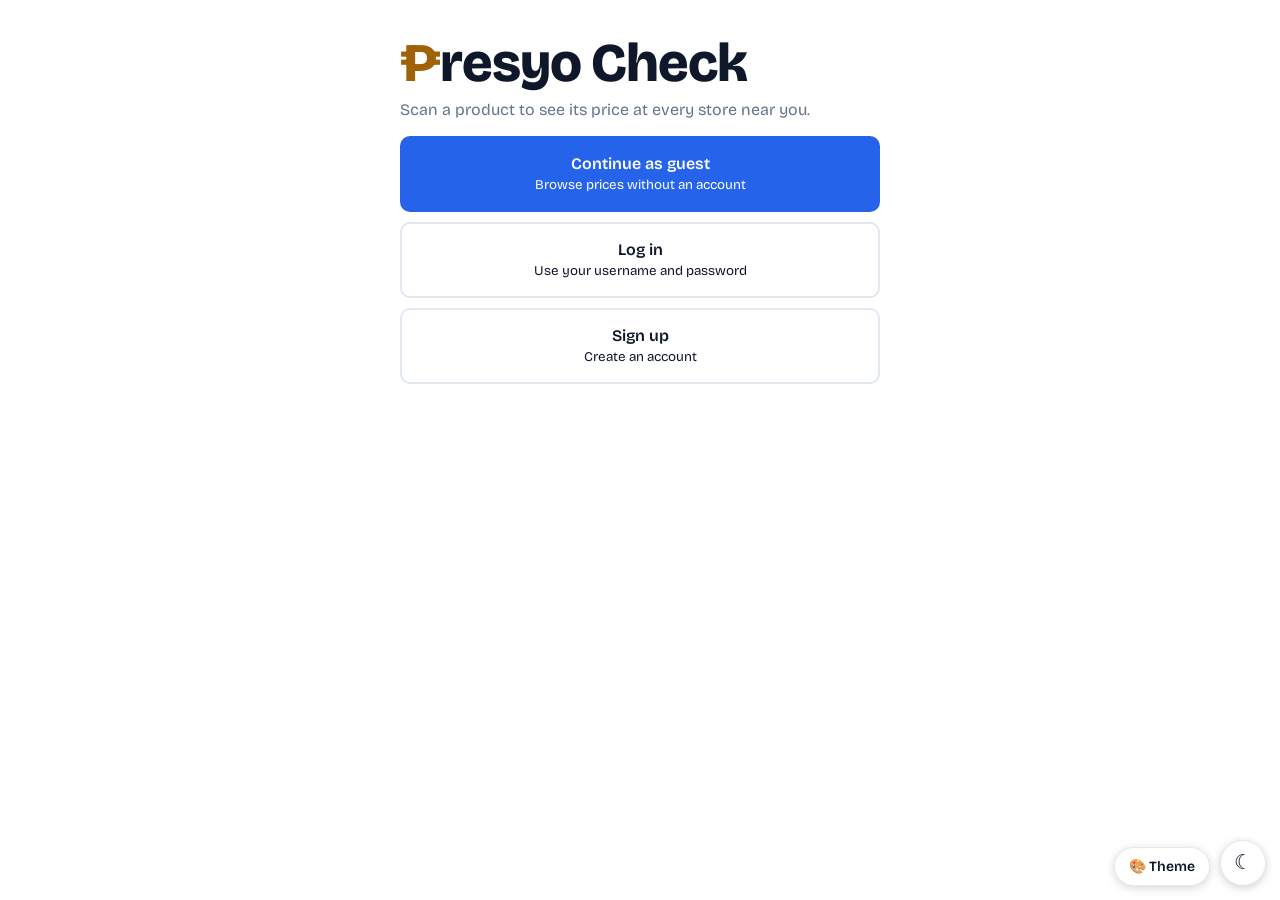
<file: index.html>
<!DOCTYPE html>
<html lang="en">
<head>
  <meta charset="utf-8">
  <meta name="viewport" content="width=device-width, initial-scale=1, viewport-fit=cover">
  <title>₱resyo Check</title>
  <link rel="stylesheet" href="https://fonts.googleapis.com/css2?family=Bricolage+Grotesque:wght@400;600;800&display=swap">
  <link rel="stylesheet" href="css/app.css">
</head>
<body>
  <!-- Every page draws itself into this one container. -->
  <div class="wrap" id="app"></div>

  <!-- Order matters: data -> shared helpers -> this page -> theme buttons. -->
  <script src="js/data.js"></script>
  <script src="js/shared.js"></script>
  <script src="js/home.js"></script>
  <script src="js/theme.js"></script>
</body>
</html>
</file>
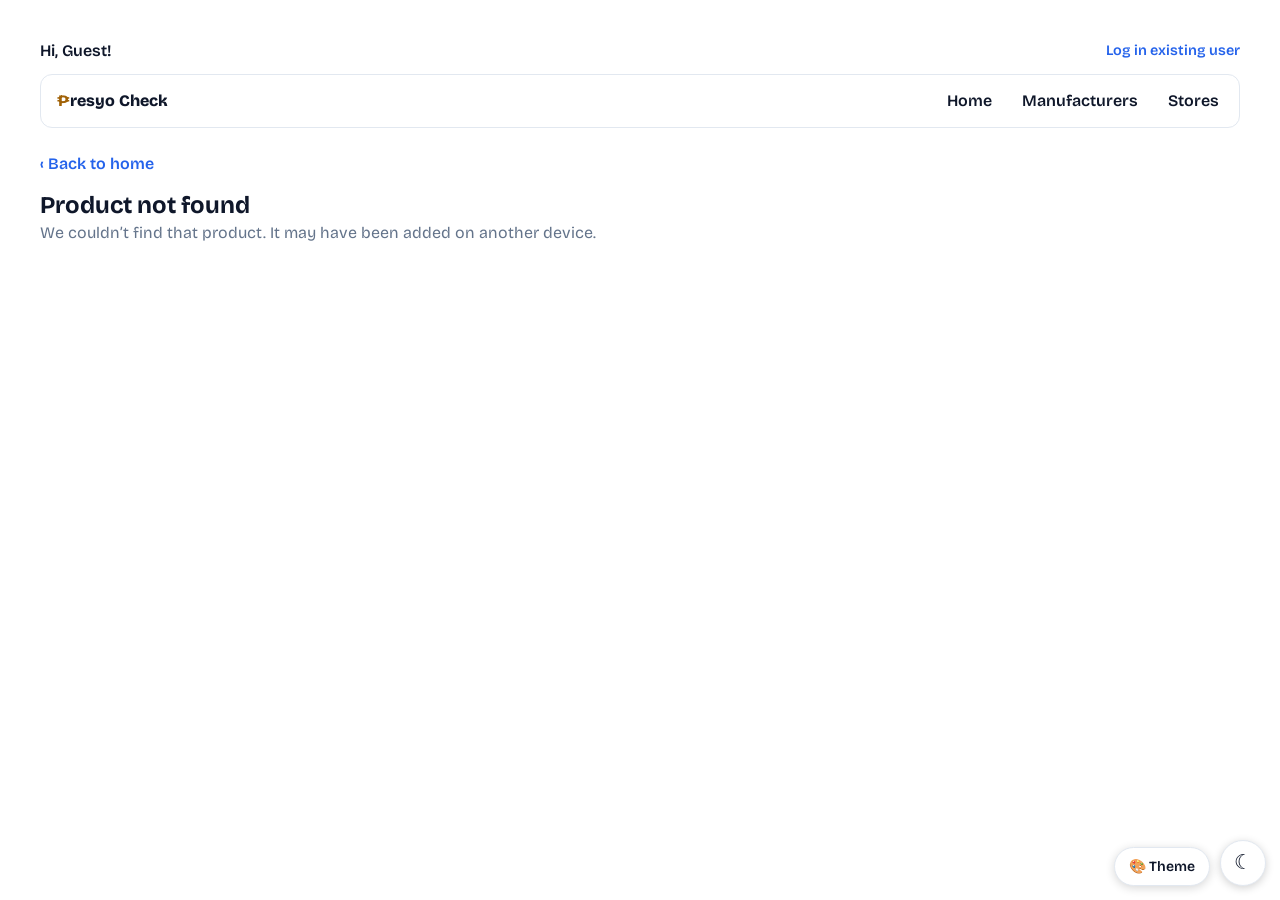
<file: compare.html>
<!DOCTYPE html>
<html lang="en">
<head>
  <meta charset="utf-8">
  <meta name="viewport" content="width=device-width, initial-scale=1, viewport-fit=cover">
  <title>₱resyo Check</title>
  <link rel="stylesheet" href="https://fonts.googleapis.com/css2?family=Bricolage+Grotesque:wght@400;600;800&display=swap">
  <link rel="stylesheet" href="css/app.css">
</head>
<body>
  <!-- Every page draws itself into this one container. -->
  <div class="wrap" id="app"></div>

  <!-- Order matters: data -> shared helpers -> this page -> theme buttons. -->
  <script src="js/data.js"></script>
  <script src="js/shared.js"></script>
  <script src="js/compare.js"></script>
  <script src="js/theme.js"></script>
</body>
</html>
</file>
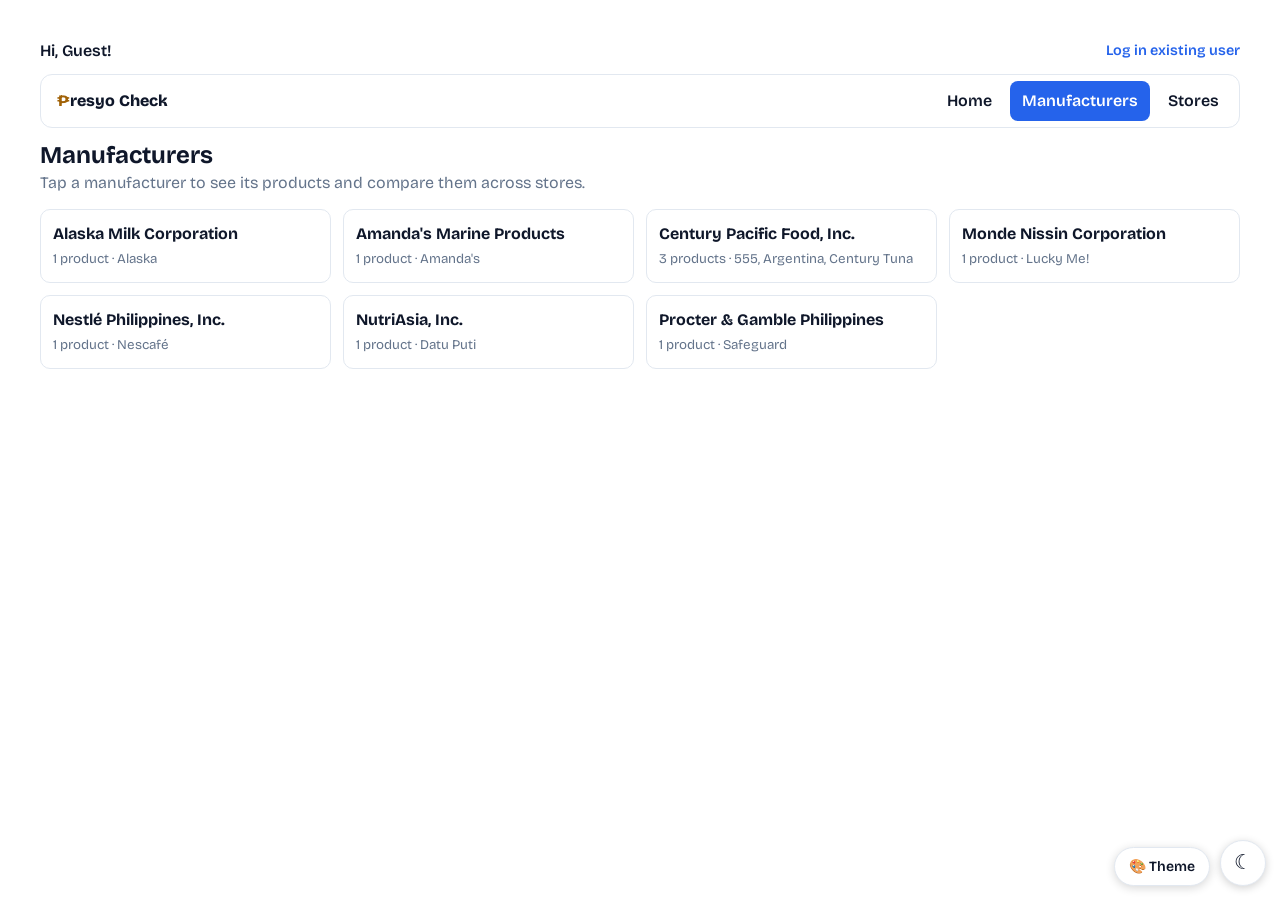
<file: manufacturer.html>
<!DOCTYPE html>
<html lang="en">
<head>
  <meta charset="utf-8">
  <meta name="viewport" content="width=device-width, initial-scale=1, viewport-fit=cover">
  <title>₱resyo Check</title>
  <link rel="stylesheet" href="https://fonts.googleapis.com/css2?family=Bricolage+Grotesque:wght@400;600;800&display=swap">
  <link rel="stylesheet" href="css/app.css">
</head>
<body>
  <!-- Every page draws itself into this one container. -->
  <div class="wrap" id="app"></div>

  <!-- Order matters: data -> shared helpers -> this page -> theme buttons. -->
  <script src="js/data.js"></script>
  <script src="js/shared.js"></script>
  <script src="js/manufacturer.js"></script>
  <script src="js/theme.js"></script>
</body>
</html>
</file>
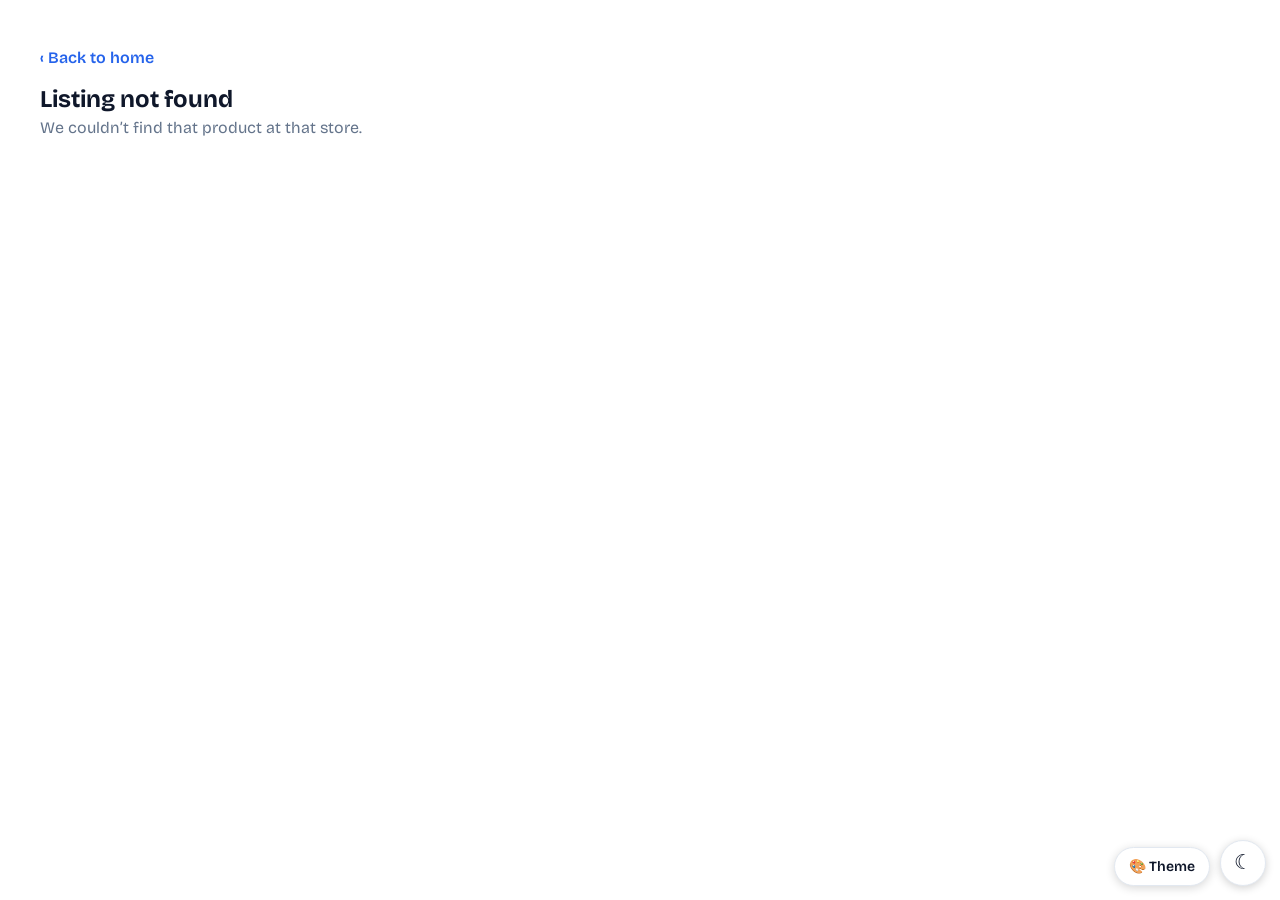
<file: product.html>
<!DOCTYPE html>
<html lang="en">
<head>
  <meta charset="utf-8">
  <meta name="viewport" content="width=device-width, initial-scale=1, viewport-fit=cover">
  <title>₱resyo Check</title>
  <link rel="stylesheet" href="https://fonts.googleapis.com/css2?family=Bricolage+Grotesque:wght@400;600;800&display=swap">
  <link rel="stylesheet" href="css/app.css">
</head>
<body>
  <!-- Every page draws itself into this one container. -->
  <div class="wrap" id="app"></div>

  <!-- Order matters: data -> shared helpers -> this page -> theme buttons. -->
  <script src="js/data.js"></script>
  <script src="js/shared.js"></script>
  <script src="js/product.js"></script>
  <script src="js/theme.js"></script>
</body>
</html>
</file>
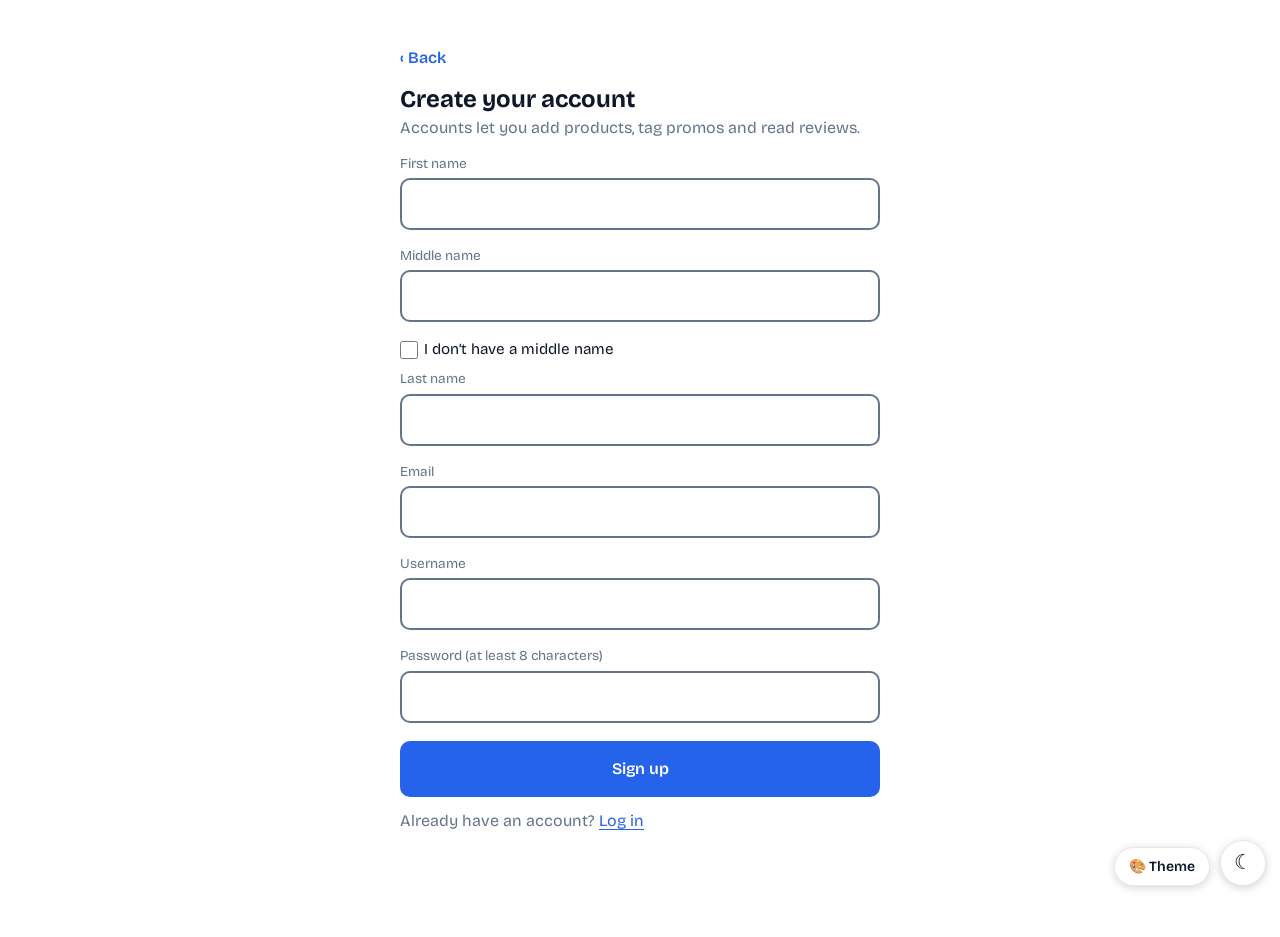
<file: signup.html>
<!DOCTYPE html>
<html lang="en">
<head>
  <meta charset="utf-8">
  <meta name="viewport" content="width=device-width, initial-scale=1, viewport-fit=cover">
  <title>₱resyo Check</title>
  <link rel="stylesheet" href="https://fonts.googleapis.com/css2?family=Bricolage+Grotesque:wght@400;600;800&display=swap">
  <link rel="stylesheet" href="css/app.css">
</head>
<body>
  <!-- Every page draws itself into this one container. -->
  <div class="wrap" id="app"></div>

  <!-- Order matters: data -> shared helpers -> this page -> theme buttons. -->
  <script src="js/data.js"></script>
  <script src="js/shared.js"></script>
  <script src="js/signup.js"></script>
  <script src="js/theme.js"></script>
</body>
</html>
</file>
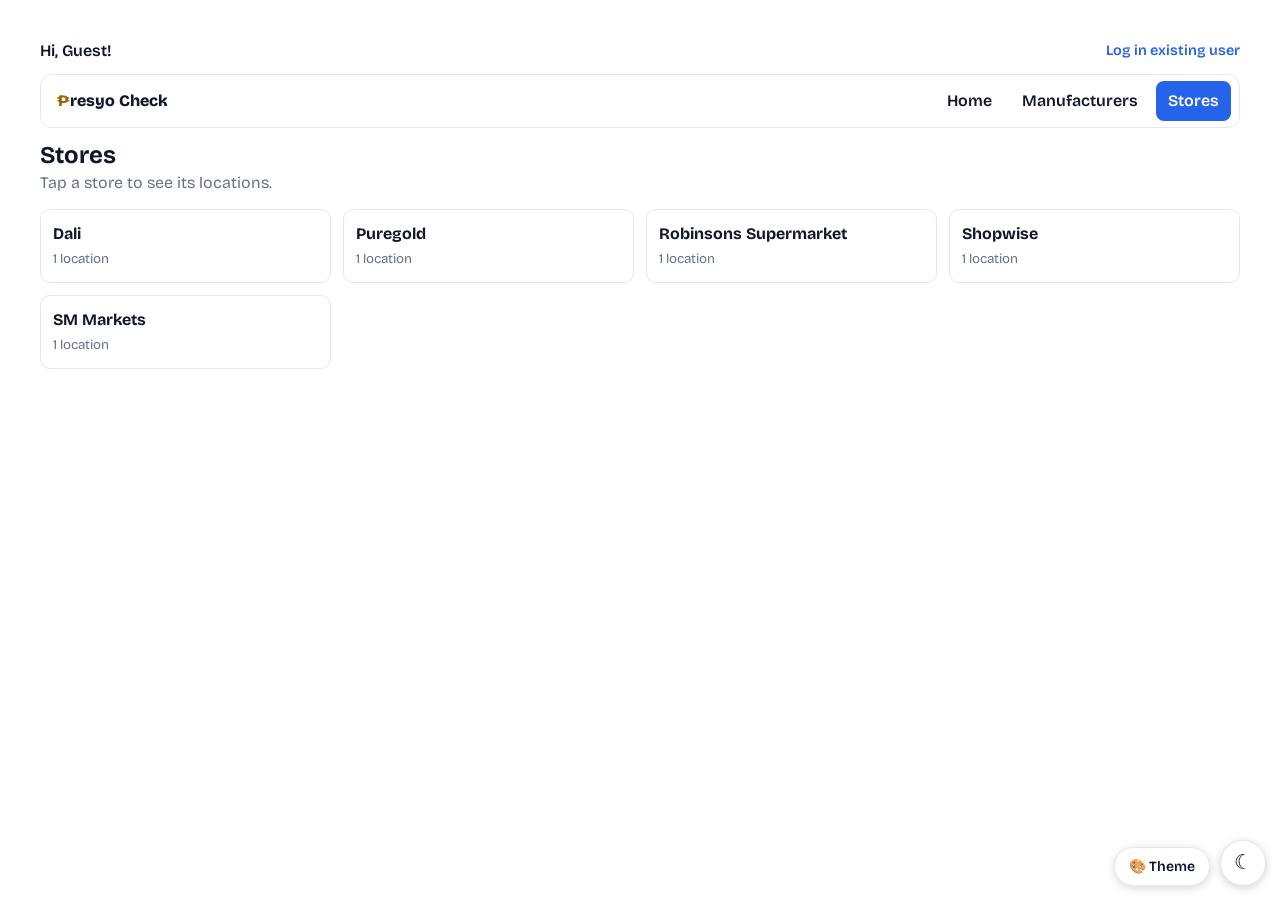
<file: store.html>
<!DOCTYPE html>
<html lang="en">
<head>
  <meta charset="utf-8">
  <meta name="viewport" content="width=device-width, initial-scale=1, viewport-fit=cover">
  <title>₱resyo Check</title>
  <link rel="stylesheet" href="https://fonts.googleapis.com/css2?family=Bricolage+Grotesque:wght@400;600;800&display=swap">
  <link rel="stylesheet" href="css/app.css">
</head>
<body>
  <!-- Every page draws itself into this one container. -->
  <div class="wrap" id="app"></div>

  <!-- Order matters: data -> shared helpers -> this page -> theme buttons. -->
  <script src="js/data.js"></script>
  <script src="js/shared.js"></script>
  <script src="js/store.js"></script>
  <script src="js/theme.js"></script>
</body>
</html>
</file>
<file: css/app.css>
/* app.css - all styles.
   Order matters: later rules win over earlier ones with the same weight.
   1. Colors and basics (CSS variables at the top: change colors here)
   2. Components (buttons, cards, forms, pop-ups)
   3. Page layouts and responsive rules (@media)
   4. Later additions and overrides (kept at the end on purpose; search a selector to find all its rules)
*/
:root {
  --bg:#F1F5F9;
  --surf:#FFFFFF;
  --ink:#0F172A;
  --mute:#64748B;
  --line:#CBD5E1;
  --green:#4F46E5;
  --deep:#3730A3;
  --hd:#3730A3;
  --link:#4F46E5;
  --focus:#4F46E5;
  --ongreen:#FFFFFF;
  --star:#F97316;
  --tag:#F97316;
  --tagink:#0F172A;
  box-sizing: border-box;
  padding-top: env(safe-area-inset-top, 0px);
  padding-bottom: env(safe-area-inset-bottom, 0px);
}
@media (prefers-color-scheme: dark) {
  :root:not([data-theme=light]) {
    --bg:#090D16;
    --surf:#1E293B;
    --ink:#F8FAFC;
    --mute:#94A3B8;
    --line:#334155;
    --green:#6366F1;
    --deep:#4F46E5;
    --hd:#818CF8;
    --link:#818CF8;
    --focus:#818CF8;
    --ongreen:#FFFFFF;
    --star:#FB923C;
    --tag:#FB923C;
    --tagink:#090D16;
  }
}
:root[data-theme=dark] {
  --bg:#090D16;
  --surf:#1E293B;
  --ink:#F8FAFC;
  --mute:#94A3B8;
  --line:#334155;
  --green:#6366F1;
  --deep:#4F46E5;
  --hd:#818CF8;
  --link:#818CF8;
  --focus:#818CF8;
  --ongreen:#FFFFFF;
  --star:#FB923C;
  --tag:#FB923C;
  --tagink:#090D16;
}
*,
*::before,
*::after {
  box-sizing: inherit;
}
html {
  scroll-padding-top: env(safe-area-inset-top, 0px);
  scroll-behavior: smooth;
}
body {
  margin: 0;
  background: var(--bg);
  color: var(--ink);
  font:
    16px/1.5 "Bricolage Grotesque",
    system-ui,
    -apple-system,
    "Segoe UI",
    sans-serif;
}
.wrap {
  max-width: 1800px;
  margin: 0 auto;
  padding: 20px 16px 60px;
}
h1 {
  font-size: clamp(2.2rem, 9vw, 3.4rem);
  line-height: 1;
  margin: 0 0 8px;
  font-weight: 800;
  letter-spacing: -.02em;
}
h2 {
  font-size: 1.5rem;
  margin: 6px 0 2px;
  line-height: 1.15;
}
p {
  margin: 0 0 14px;
}
.mute {
  color: var(--mute);
}
button,
input {
  font: inherit;
  color: inherit;
}
button:focus-visible,
input:focus-visible {
  outline: 3px solid var(--green);
  outline-offset: 2px;
}
.btn {
  display: block;
  width: 100%;
  padding: 14px 16px;
  border-radius: 10px;
  border: 2px solid var(--ink);
  background: var(--surf);
  cursor: pointer;
  font-weight: 600;
  text-align: center;
  margin-bottom: 10px;
}
.btn.main {
  background: var(--green);
  color: var(--ongreen);
  border-color: var(--green);
}
.btn:disabled {
  opacity: .5;
  cursor: not-allowed;
  border-style: dashed;
}
.btn small {
  display: block;
  font-weight: 400;
}
.top {
  display: flex;
  justify-content: space-between;
  align-items: center;
  margin-bottom: 18px;
}
.chip {
  background: var(--tag);
  color: var(--tagink);
  border-radius: 999px;
  padding: 2px 10px;
  font-size: .85rem;
  font-weight: 600;
}
.link {
  background: none;
  border: 0;
  color: var(--green);
  cursor: pointer;
  padding: 6px 0;
  font-weight: 600;
}
.in {
  width: 100%;
  padding: 12px 14px;
  border: 2px solid var(--ink);
  border-radius: 10px;
  background: var(--surf);
  margin-bottom: 10px;
}
.pair {
  display: flex;
  gap: 8px;
}
.pair .in {
  margin: 0;
}
.pair .btn {
  width: auto;
  margin: 0;
}
.item {
  display: block;
  width: 100%;
  text-align: left;
  background: var(--surf);
  border: 1px solid var(--line);
  border-radius: 10px;
  padding: 12px;
  margin-bottom: 8px;
  cursor: pointer;
}
.item b {
  display: block;
}
.item small {
  color: var(--mute);
}
.store {
  display: grid;
  grid-template-columns: 1fr auto;
  gap: 2px 12px;
  align-items: center;
}
.price {
  font-size: 1.25rem;
  font-weight: 800;
  text-align: right;
}
.price.min {
  background: var(--tag);
  color: var(--tagink);
  border-radius: 6px;
  padding: 0 8px;
}
.stars {
  color: var(--mute);
  font-size: .9rem;
}
.lock {
  border: 2px dashed var(--line);
  border-radius: 10px;
  padding: 14px;
  margin-top: 12px;
}
.lock b {
  display: block;
}
.scan {
  position: relative;
  background: #000;
  border-radius: 10px;
  overflow: hidden;
  margin-bottom: 10px;
}
.scan video {
  width: 100%;
  display: block;
  max-height: 260px;
  object-fit: cover;
}
.msg {
  font-size: .9rem;
  color: var(--mute);
  margin: 0 0 10px;
}
hr {
  border: 0;
  border-top: 1px solid var(--line);
  margin: 18px 0;
}
.pimg {
  background: var(--surf);
  border: 1px solid var(--line);
  border-radius: 10px;
  display: flex;
  justify-content: center;
  padding: 14px;
  margin: 12px 0;
}
.pimg svg {
  width: 140px;
  height: auto;
}
h3 {
  font-size: 1.1rem;
  margin: 16px 0 6px;
}
h3.pn {
  font-size: 1.4rem;
  margin: 0 0 8px;
}
.det {
  display: grid;
  grid-template-columns: auto 1fr;
  gap: 4px 14px;
  margin: 0 0 14px;
}
.det dt {
  color: var(--mute);
}
.det dd {
  margin: 0;
  font-weight: 600;
}
.rv {
  position: relative;
}
.rvs {
  max-height: 230px;
  overflow-y: auto;
  border: 1px solid var(--line);
  border-radius: 10px;
  background: var(--surf);
  padding: 4px 12px;
}
.rvs.blur .r {
  filter: blur(5px);
  user-select: none;
}
.r {
  padding: 10px 0;
  border-bottom: 1px solid var(--line);
}
.ov {
  position: absolute;
  inset: 0;
  display: flex;
  align-items: center;
  justify-content: center;
  pointer-events: none;
  text-align: center;
  padding: 12px;
  font-weight: 800;
}
.ov span {
  background: var(--surf);
  border: 2px solid var(--ink);
  border-radius: 8px;
  padding: 6px 12px;
}
.flt {
  display: grid;
  grid-template-columns: repeat(auto-fit, minmax(150px, 1fr));
  gap: 8px;
  margin-bottom: 12px;
}
.flt label {
  font-size: .85rem;
  color: var(--mute);
}
.flt .in {
  margin: 4px 0 0;
  padding: 10px;
}
.modal {
  position: fixed;
  inset: 0;
  background: rgba(0, 0, 0, .55);
  display: flex;
  align-items: center;
  justify-content: center;
  padding: 16px;
  z-index: 5;
}
.dlg {
  background: var(--surf);
  border: 2px solid var(--ink);
  border-radius: 12px;
  max-width: 480px;
  width: 100%;
  padding: 16px;
}
.dlg .list {
  max-height: 240px;
  overflow-y: auto;
  margin: 10px 0;
  border: 1px solid var(--line);
  border-radius: 8px;
  padding: 8px 10px;
}
.dlg .btns {
  display: flex;
  gap: 8px;
}
.dlg .btns .btn {
  margin: 0;
}
.btns2 {
  display: flex;
  gap: 8px;
  margin-bottom: 6px;
}
.btns2 .btn {
  margin: 0;
}
.badge {
  display: inline-block;
  background: var(--tag);
  color: var(--tagink);
  border-radius: 6px;
  padding: 0 6px;
  font-size: .8rem;
  font-weight: 600;
}
.frm label {
  display: block;
  font-size: .85rem;
  color: var(--mute);
  margin-bottom: 8px;
}
.frm .in {
  margin: 4px 0 0;
}
.v-login,
.v-signin,
.v-add {
  max-width: 560px;
}
.cols,
.cols2 {
  display: block;
}
.grid,
#hits {
  display: grid;
  grid-template-columns: repeat(auto-fill, minmax(250px, 1fr));
  gap: 8px;
}
.grid .item,
#hits .item {
  margin: 0;
}
.btn {
  min-height: 48px;
}
.link {
  padding: 10px 0;
}
.in {
  font-size: 16px;
}
@media (hover: hover) {
  .item:hover {
    border-color: var(--green);
  }
  .btn:not(:disabled):hover {
    border-color: var(--green);
  }
}
@media (min-width: 900px) {
  .wrap {
    padding: 32px 28px 80px;
  }
  .cols {
    display: grid;
    grid-template-columns: 340px 1fr;
    gap: 36px;
    align-items: start;
  }
}
@media (min-width: 800px) {
  .cols2 {
    display: grid;
    grid-template-columns: minmax(280px, 380px) 1fr;
    gap: 32px;
    align-items: start;
  }
  .rvs {
    max-height: 420px;
  }
  .pimg svg {
    width: 180px;
  }
}
@media (max-width: 420px) {
  .dlg .btns {
    flex-direction: column;
  }
  .wrap {
    padding: 16px 14px 48px;
  }
  .pair {
    flex-wrap: wrap;
  }
  .pair .in {
    flex: 1 1 100%;
  }
  .pair .btn {
    width: 100%;
  }
}
h1 {
  color: var(--hd);
}
.stars {
  color: var(--star);
}
.link {
  color: var(--link);
}
button:focus-visible,
input:focus-visible,
select:focus-visible,
textarea:focus-visible {
  outline: 3px solid var(--focus);
  outline-offset: 2px;
}
.chip {
  background: var(--line);
  color: var(--ink);
}
.in {
  border-color: var(--mute);
}
.btn {
  border-color: var(--line);
}
.dlg,
.ov span {
  border: 1px solid var(--line);
}
.btn.main:hover:not(:disabled),
.btn.main:active:not(:disabled) {
  background: var(--deep);
  border-color: var(--deep);
}
.chip.in {
  background: var(--green);
  color: var(--ongreen);
}
.tg {
  position: fixed;
  right: 14px;
  bottom: calc(14px + env(safe-area-inset-bottom, 0px));
  width: 46px;
  height: 46px;
  border-radius: 50%;
  border: 1px solid var(--line);
  background: var(--surf);
  color: var(--ink);
  font-size: 1.3rem;
  line-height: 1;
  cursor: pointer;
  z-index: 4;
  box-shadow: 0 2px 8px rgba(0, 0, 0, .18);
}
/* Mobile Back to Top button styling */
.back-to-top {
  position: fixed;
  right: 16px;
  bottom: calc(70px + env(safe-area-inset-bottom, 0px));
  display: none;
  align-items: center;
  background: var(--surf);
  color: var(--ink);
  border: 1px solid var(--line);
  border-radius: 999px;
  padding: 6px 14px 6px 6px;
  box-shadow: 0 4px 12px rgba(0, 0, 0, 0.15);
  cursor: pointer;
  z-index: 1000;
  font-weight: 600;
  font-size: 0.85rem;
  gap: 8px;
  transition: opacity 0.2s ease;
}
.back-to-top .circle-icon {
  width: 32px;
  height: 32px;
  border-radius: 50%;
  background: var(--green);
  color: var(--ongreen);
  display: flex;
  align-items: center;
  justify-content: center;
  font-size: 1rem;
}
@media (max-width: 899px) {
  .back-to-top.visible {
    display: flex;
  }
}
/* Palette preview controls and theme tokens */
.palette-toggle {
  position: fixed;
  right: 14px;
  bottom: calc(126px + env(safe-area-inset-bottom, 0px));
  z-index: 6;
  border: 1px solid var(--line);
  background: var(--surf);
  color: var(--ink);
  border-radius: 999px;
  padding: 10px 14px;
  font:
    600 14px "Bricolage Grotesque",
    system-ui,
    sans-serif;
  box-shadow: 0 2px 10px rgba(0, 0, 0, .16);
  cursor: pointer;
}
.palette-panel {
  position: fixed;
  right: 14px;
  bottom: calc(180px + env(safe-area-inset-bottom, 0px));
  z-index: 7;
  width: min(300px, calc(100vw - 28px));
  padding: 14px;
  background: var(--surf);
  color: var(--ink);
  border: 1px solid var(--line);
  border-radius: 14px;
  box-shadow: 0 12px 36px rgba(0, 0, 0, .22);
  display: none;
}
.palette-panel.open {
  display: block;
}
.palette-panel h3 {
  margin: 0 0 4px;
  font-size: 1rem;
}
.palette-panel p {
  font-size: .82rem;
  color: var(--mute);
  margin: 0 0 12px;
}
.palette-choice {
  width: 100%;
  display: flex;
  align-items: center;
  gap: 10px;
  text-align: left;
  background: transparent;
  color: var(--ink);
  border: 1px solid var(--line);
  border-radius: 10px;
  padding: 10px;
  margin: 7px 0;
  cursor: pointer;
}
.palette-choice[aria-pressed=true] {
  border: 2px solid var(--green);
  padding: 9px;
}
.palette-dots {
  display: flex;
  gap: 4px;
  flex: none;
}
.palette-dots i {
  width: 17px;
  height: 17px;
  border-radius: 50%;
  display: block;
}
.palette-choice strong {
  display: block;
  font-size: .9rem;
}
.palette-choice small {
  display: block;
  color: var(--mute);
  font-size: .75rem;
}
.palette-mode {
  display: flex;
  gap: 6px;
  margin-top: 10px;
}
.palette-mode button {
  flex: 1;
  border: 1px solid var(--line);
  border-radius: 8px;
  padding: 8px;
  background: var(--bg);
  color: var(--ink);
  cursor: pointer;
}
.palette-mode button.active {
  background: var(--green);
  border-color: var(--green);
  color: var(--ongreen);
}
@media (max-width: 420px) {
  .palette-toggle {
    right: 12px;
  }
  .palette-panel {
    right: 12px;
  }
}
.top {
  gap: 12px;
}
.top .chip {
  display: block;
  flex: 0 1 auto;
  min-width: 0;
  max-width: calc(100% - 96px);
  overflow: hidden;
  text-overflow: ellipsis;
  white-space: nowrap;
}
.top .link {
  flex: none;
  white-space: nowrap;
  width: auto;
}
.panel {
  background: var(--surf);
  border: 1px solid var(--line);
  border-radius: 14px;
  padding: 16px;
  margin-bottom: 12px;
}
.panel h2 {
  margin-top: 0;
}
.panel h3 {
  margin: 0 0 10px;
}
.panel .top {
  margin-bottom: 12px;
}
.panel .flt {
  grid-template-columns: 1fr;
}
.fw {
  margin-bottom: 8px;
}
.fl-l {
  display: block;
  font-size: .85rem;
  color: var(--mute);
}
.fbtn {
  display: flex;
  justify-content: space-between;
  align-items: center;
  gap: 8px;
  text-align: left;
  cursor: pointer;
  margin: 4px 0 0;
  min-height: 44px;
}
.ft {
  overflow: hidden;
  text-overflow: ellipsis;
  white-space: nowrap;
}
.item.sel {
  border-color: var(--green);
  box-shadow: 0 0 0 1px var(--green);
}
.modal {
  z-index: 20;
}
.dlg {
  padding-bottom: calc(16px + env(safe-area-inset-bottom, 0px));
}
.dlg .list {
  max-height: min(50vh, 360px);
}
.dlg .list .item {
  margin-bottom: 8px;
}
@media (max-width: 600px) {
  .modal.sheet {
    align-items: flex-end;
    padding: 0;
  }
  .sheet .dlg {
    max-width: none;
    border-radius: 16px 16px 0 0;
  }
}
@media (min-width: 900px) {
  .side {
    position: sticky;
    top: 16px;
  }
  .bp {
    max-height: max(260px, calc(100vh - 460px));
    overflow-y: auto;
  }
  .listpane {
    min-width: 0;
  }
}
.item[hidden] {
  display: none;
}
@media (min-width: 1200px) {
  .wrap {
    padding: 36px 40px 90px;
  }
  .cols {
    grid-template-columns: 380px 1fr;
    gap: 40px;
  }
  .cols2 {
    grid-template-columns: minmax(320px, 460px) 1fr;
    gap: 40px;
  }
  .grid,
  #hits {
    grid-template-columns: repeat(auto-fill, minmax(280px, 1fr));
    gap: 12px;
  }
}
@media (min-width: 900px) {
  .wrap.v-home {
    height: 100vh;
    height: 100dvh;
    display: flex;
    flex-direction: column;
    padding-bottom: 76px;
    overflow: hidden;
  }
  .v-home .cols {
    flex: 1;
    min-height: 0;
    align-items: stretch;
    grid-template-rows: minmax(0, 1fr);
  }
  .v-home .side {
    position: static;
    display: flex;
    flex-direction: column;
    min-height: 0;
    overflow-y: auto;
  }
  .v-home .panel {
    flex: none;
  }
  .v-home .bp {
    flex: 1 1 auto;
    min-height: 220px;
    max-height: none;
    overflow-y: auto;
  }
  .v-home .listpane {
    min-height: 0;
    overflow-y: auto;
    background: var(--surf);
    border: 1px solid var(--line);
    border-radius: 14px;
    padding: 16px;
  }
  .palette-toggle {
    right: 70px;
    bottom: calc(14px + env(safe-area-inset-bottom, 0px));
  }
  .palette-panel {
    bottom: calc(66px + env(safe-area-inset-bottom, 0px));
  }
}
* {
  scrollbar-width: thin;
  scrollbar-color: var(--line) transparent;
}
*::-webkit-scrollbar {
  width: 12px;
  height: 12px;
}
*::-webkit-scrollbar-track {
  background: transparent;
}
*::-webkit-scrollbar-thumb {
  background: var(--line);
  border-radius: 999px;
  border: 3px solid transparent;
  background-clip: content-box;
}
*::-webkit-scrollbar-thumb:hover {
  background: var(--mute);
  background-clip: content-box;
}
@media (min-width: 900px) {
  html:has(.v-home),
  body:has(.v-home) {
    overflow: hidden;
  }
  .v-home .side {
    overflow: hidden;
  }
  .v-home .panel {
    flex: 0 1 auto;
    min-height: 0;
    overflow-y: auto;
  }
  .v-home .bp {
    flex: 1 1 0;
    min-height: 140px;
    margin-bottom: 0;
  }
}
@media (min-width: 900px) {
  .v-home .panel:first-child {
    padding: 12px 14px;
  }
  .v-home .panel:first-child > p.mute {
    display: none;
  }
  .v-home .panel:first-child h2 {
    font-size: 1.05rem;
    margin: 0 0 8px;
  }
  .v-home .panel:first-child .btn {
    min-height: 40px;
    padding: 8px 12px;
    margin-bottom: 8px;
  }
  .v-home .panel:first-child .in {
    padding: 8px 12px;
  }
  .v-home .panel:first-child .top {
    margin-bottom: 8px;
  }
  .v-home .panel:first-child .link {
    padding: 4px 0;
  }
}
@media (min-width: 900px) {
  .v-home .panel:first-child {
    display: grid;
    grid-template-columns: 1fr 1fr;
    gap: 8px;
    padding: 10px 12px;
  }
  .v-home .panel:first-child > * {
    grid-column: 1/-1;
  }
  .v-home .panel:first-child > h2 {
    display: none;
  }
  .v-home .panel:first-child > .top {
    order: 1;
    margin: 0;
  }
  .v-home .panel:first-child > #scanbox {
    order: 2;
  }
  .v-home .panel:first-child > .btn {
    margin: 0;
    font-size: .9rem;
  }
  .v-home .panel:first-child > .btn[data-a=scan] {
    order: 3;
    grid-column: auto;
  }
  .v-home .panel:first-child > .btn:last-child {
    order: 4;
    grid-column: auto;
  }
  .v-home .panel:first-child > .pair {
    order: 5;
    margin: 0;
  }
  .v-home .panel:first-child > .msg {
    order: 6;
    margin: 0;
  }
}
@media (min-width: 900px) {
  .v-home .side {
    overflow-y: auto;
  }
  .v-home .panel:first-child {
    flex: none;
    overflow: visible;
  }
  .v-home .bp {
    flex: 1 1 0;
    min-height: 160px;
  }
  .v-home .panel:first-child > .btn {
    min-width: 0;
    padding: 8px 6px;
    line-height: 1.25;
    white-space: normal;
    overflow: visible;
  }
  .v-home .bp h3 {
    font-size: 1rem;
    margin: 0 0 8px;
  }
  .v-home .bp .in {
    padding: 8px 10px;
    font-size: .9rem;
    margin-bottom: 8px;
  }
  .v-home .bp .fl-l {
    font-size: .75rem;
  }
  .v-home .bp .fbtn {
    min-height: 36px;
    margin: 2px 0 0;
    font-size: .9rem;
  }
  .v-home .bp .fw {
    margin-bottom: 6px;
  }
  .v-home .bp .link {
    font-size: .85rem;
    padding: 4px 0;
  }
}
@media (min-width: 900px) {
  .v-home .bp .fbtn {
    min-height: 30px;
    padding: 3px 10px;
    border: 1px solid var(--line);
    border-radius: 8px;
    font-size: .85rem;
    background: var(--bg);
  }
  .v-home .bp .fbtn:hover {
    border-color: var(--green);
  }
  .v-home .bp .fl-l {
    line-height: 1.2;
    margin-top: 2px;
  }
  .v-home .bp .fw {
    margin-bottom: 4px;
  }
}
/* multi-page additions */
a.link {
  display: inline-block;
  text-decoration: none;
}
a.item {
  text-decoration: none;
  color: inherit;
}
a.btn {
  text-decoration: none;
  color: inherit;
}
.promo-box {
  background: var(--tag);
  color: var(--tagink);
  padding: 10px 12px;
  border-radius: 8px;
  margin-top: 12px;
}
.frm .in {
  margin-bottom: 8px;
}
.old {
  color: var(--mute);
  font-weight: 400;
  font-size: .8em;
  margin-right: 2px;
}
.price.min .old {
  color: inherit;
  opacity: .7;
}
[hidden] {
  display: none !important;
}
fieldset.pm {
  border: 1px solid var(--line);
  border-radius: 8px;
  padding: 8px 12px;
  margin: 0 0 8px;
}
.pm legend {
  font-size: .85rem;
  color: var(--mute);
  padding: 0 4px;
}
.rd {
  display: inline-flex !important;
  align-items: center;
  gap: 6px;
  margin-right: 14px;
  color: var(--ink) !important;
  font-size: .95rem !important;
}
.rd input {
  width: 18px;
  height: 18px;
  accent-color: var(--green);
  margin: 0;
}
.nav {
  display: flex;
  gap: 6px;
  align-items: center;
  flex-wrap: wrap;
  margin-bottom: 14px;
  padding: 6px 8px;
  background: var(--surf);
  border: 1px solid var(--line);
  border-radius: 12px;
  flex: none;
}
.nav a {
  padding: 8px 12px;
  border-radius: 8px;
  text-decoration: none;
  color: var(--ink);
  font-weight: 600;
}
.nav a:hover {
  background: var(--bg);
}
.nav a[aria-current] {
  background: var(--green);
  color: var(--ongreen);
}
.nav .brand {
  margin-right: auto;
  color: var(--hd);
  font-weight: 800;
  padding: 0 8px;
}
a.tl {
  color: var(--link);
  text-decoration: underline;
  text-underline-offset: 3px;
}
.who {
  display: flex;
  justify-content: space-between;
  align-items: center;
  gap: 12px;
  margin-bottom: 8px;
  font-weight: 600;
  flex: none;
}
.who span {
  min-width: 0;
  overflow: hidden;
  text-overflow: ellipsis;
  white-space: nowrap;
}
.who .link {
  padding: 4px 0;
  font-size: .9rem;
  white-space: nowrap;
  flex: none;
}
/* gold peso sign: darker gold on light backgrounds, bright gold on dark ones; independent of the chosen palette */
:root {
  --gold:#A16207;
}
@media (prefers-color-scheme: dark) {
  :root:not([data-theme=light]) {
    --gold:#FBBF24;
  }
}
:root[data-theme=dark] {
  --gold:#FBBF24;
}
.pg {
  color: var(--gold);
}
</file>
